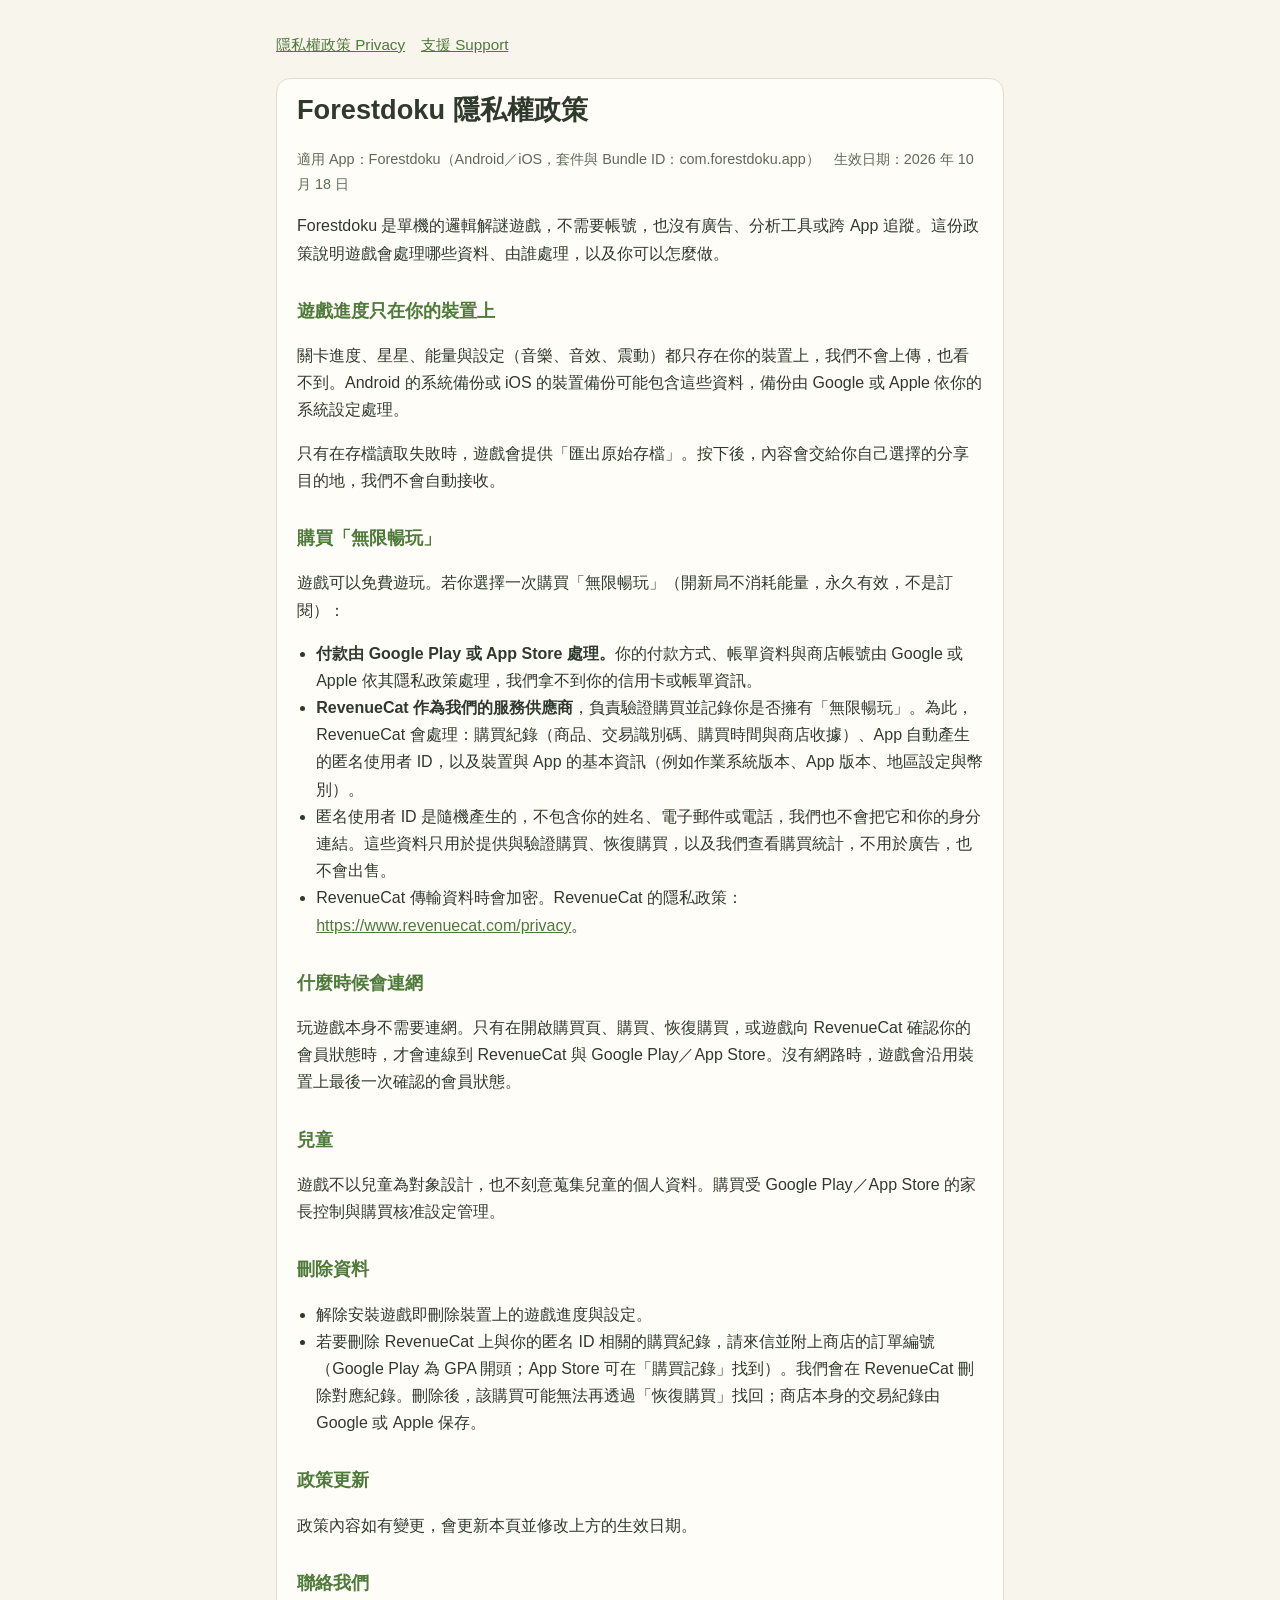
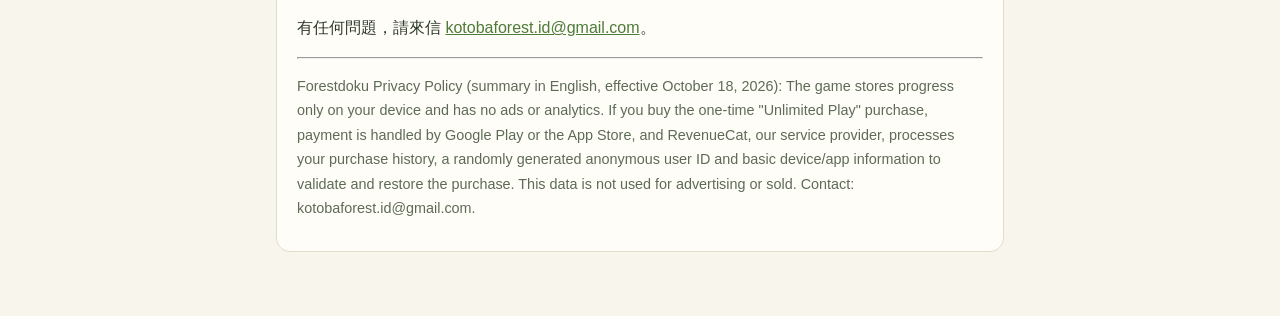
<file: index.html>
<!doctype html>
<html lang="zh-Hant-TW">
<head>
<meta charset="utf-8">
<meta name="viewport" content="width=device-width, initial-scale=1">
<title>Forestdoku 隱私權政策 Privacy Policy</title>
<link rel="stylesheet" href="style.css">
</head>
<body>
<main>
<nav><a href="./">隱私權政策 Privacy</a><a href="support/">支援 Support</a></nav>
<section>
  <h1>Forestdoku 隱私權政策</h1>
  <p class="meta">適用 App：Forestdoku（Android／iOS，套件與 Bundle ID：com.forestdoku.app）　生效日期：2026 年 10 月 18 日</p>

  <p>Forestdoku 是單機的邏輯解謎遊戲，不需要帳號，也沒有廣告、分析工具或跨 App 追蹤。這份政策說明遊戲會處理哪些資料、由誰處理，以及你可以怎麼做。</p>

  <h2>遊戲進度只在你的裝置上</h2>
  <p>關卡進度、星星、能量與設定（音樂、音效、震動）都只存在你的裝置上，我們不會上傳，也看不到。Android 的系統備份或 iOS 的裝置備份可能包含這些資料，備份由 Google 或 Apple 依你的系統設定處理。</p>
  <p>只有在存檔讀取失敗時，遊戲會提供「匯出原始存檔」。按下後，內容會交給你自己選擇的分享目的地，我們不會自動接收。</p>

  <h2>購買「無限暢玩」</h2>
  <p>遊戲可以免費遊玩。若你選擇一次購買「無限暢玩」（開新局不消耗能量，永久有效，不是訂閱）：</p>
  <ul>
    <li><strong>付款由 Google Play 或 App Store 處理。</strong>你的付款方式、帳單資料與商店帳號由 Google 或 Apple 依其隱私政策處理，我們拿不到你的信用卡或帳單資訊。</li>
    <li><strong>RevenueCat 作為我們的服務供應商</strong>，負責驗證購買並記錄你是否擁有「無限暢玩」。為此，RevenueCat 會處理：購買紀錄（商品、交易識別碼、購買時間與商店收據）、App 自動產生的匿名使用者 ID，以及裝置與 App 的基本資訊（例如作業系統版本、App 版本、地區設定與幣別）。</li>
    <li>匿名使用者 ID 是隨機產生的，不包含你的姓名、電子郵件或電話，我們也不會把它和你的身分連結。這些資料只用於提供與驗證購買、恢復購買，以及我們查看購買統計，不用於廣告，也不會出售。</li>
    <li>RevenueCat 傳輸資料時會加密。RevenueCat 的隱私政策：<a href="https://www.revenuecat.com/privacy">https://www.revenuecat.com/privacy</a>。</li>
  </ul>

  <h2>什麼時候會連網</h2>
  <p>玩遊戲本身不需要連網。只有在開啟購買頁、購買、恢復購買，或遊戲向 RevenueCat 確認你的會員狀態時，才會連線到 RevenueCat 與 Google Play／App Store。沒有網路時，遊戲會沿用裝置上最後一次確認的會員狀態。</p>

  <h2>兒童</h2>
  <p>遊戲不以兒童為對象設計，也不刻意蒐集兒童的個人資料。購買受 Google Play／App Store 的家長控制與購買核准設定管理。</p>

  <h2>刪除資料</h2>
  <ul>
    <li>解除安裝遊戲即刪除裝置上的遊戲進度與設定。</li>
    <li>若要刪除 RevenueCat 上與你的匿名 ID 相關的購買紀錄，請來信並附上商店的訂單編號（Google Play 為 GPA 開頭；App Store 可在「購買記錄」找到）。我們會在 RevenueCat 刪除對應紀錄。刪除後，該購買可能無法再透過「恢復購買」找回；商店本身的交易紀錄由 Google 或 Apple 保存。</li>
  </ul>

  <h2>政策更新</h2>
  <p>政策內容如有變更，會更新本頁並修改上方的生效日期。</p>

  <h2>聯絡我們</h2>
  <p>有任何問題，請來信 <a href="mailto:kotobaforest.id@gmail.com">kotobaforest.id@gmail.com</a>。</p>

  <hr>
  <p class="meta" lang="en">Forestdoku Privacy Policy (summary in English, effective October 18, 2026): The game stores progress only on your device and has no ads or analytics. If you buy the one-time "Unlimited Play" purchase, payment is handled by Google Play or the App Store, and RevenueCat, our service provider, processes your purchase history, a randomly generated anonymous user ID and basic device/app information to validate and restore the purchase. This data is not used for advertising or sold. Contact: kotobaforest.id@gmail.com.</p>
</section>
</main>
</body>
</html>
</file>
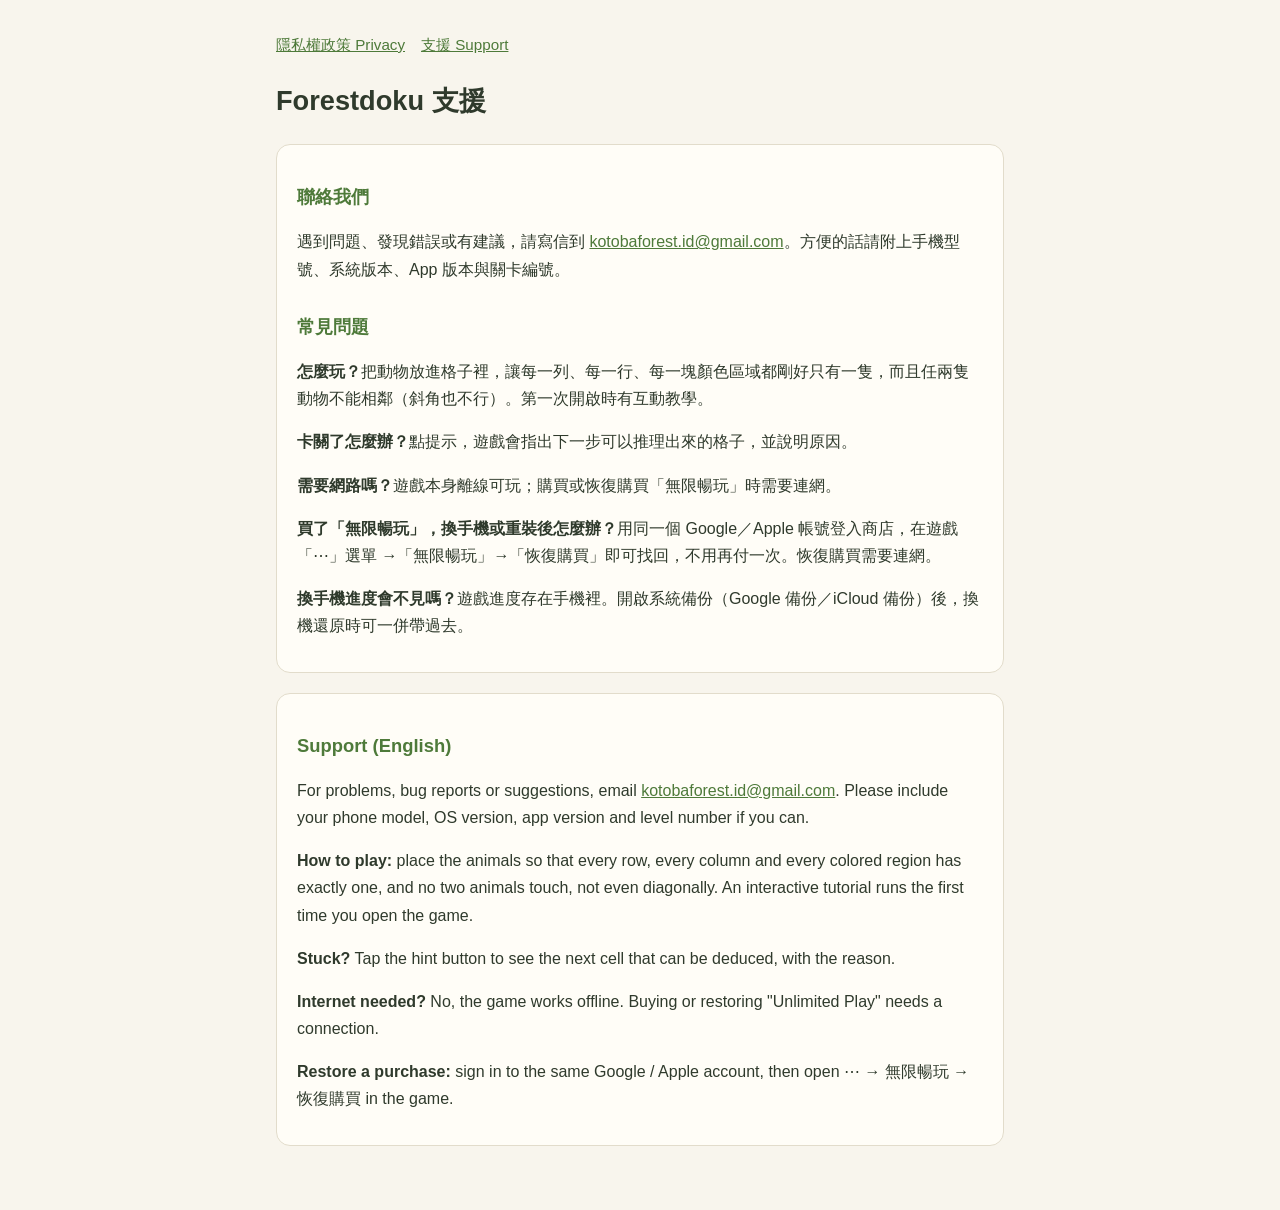
<file: support/index.html>
<!doctype html>
<html lang="zh-Hant-TW">
<head>
<meta charset="utf-8">
<meta name="viewport" content="width=device-width, initial-scale=1">
<title>Forestdoku 支援 Support</title>
<link rel="stylesheet" href="../style.css">
</head>
<body>
<main>
<nav><a href="../">隱私權政策 Privacy</a><a href="./">支援 Support</a></nav>
<h1>Forestdoku 支援</h1>

<section lang="zh-Hant-TW">
<h2>聯絡我們</h2>
<p>遇到問題、發現錯誤或有建議，請寫信到 <a href="mailto:kotobaforest.id@gmail.com">kotobaforest.id@gmail.com</a>。方便的話請附上手機型號、系統版本、App 版本與關卡編號。</p>
<h2>常見問題</h2>
<p><strong>怎麼玩？</strong>把動物放進格子裡，讓每一列、每一行、每一塊顏色區域都剛好只有一隻，而且任兩隻動物不能相鄰（斜角也不行）。第一次開啟時有互動教學。</p>
<p><strong>卡關了怎麼辦？</strong>點提示，遊戲會指出下一步可以推理出來的格子，並說明原因。</p>
<p><strong>需要網路嗎？</strong>遊戲本身離線可玩；購買或恢復購買「無限暢玩」時需要連網。</p>
<p><strong>買了「無限暢玩」，換手機或重裝後怎麼辦？</strong>用同一個 Google／Apple 帳號登入商店，在遊戲「⋯」選單 →「無限暢玩」→「恢復購買」即可找回，不用再付一次。恢復購買需要連網。</p>
<p><strong>換手機進度會不見嗎？</strong>遊戲進度存在手機裡。開啟系統備份（Google 備份／iCloud 備份）後，換機還原時可一併帶過去。</p>
</section>

<section lang="en">
<h2>Support (English)</h2>
<p>For problems, bug reports or suggestions, email <a href="mailto:kotobaforest.id@gmail.com">kotobaforest.id@gmail.com</a>. Please include your phone model, OS version, app version and level number if you can.</p>
<p><strong>How to play:</strong> place the animals so that every row, every column and every colored region has exactly one, and no two animals touch, not even diagonally. An interactive tutorial runs the first time you open the game.</p>
<p><strong>Stuck?</strong> Tap the hint button to see the next cell that can be deduced, with the reason.</p>
<p><strong>Internet needed?</strong> No, the game works offline. Buying or restoring "Unlimited Play" needs a connection.</p>
<p><strong>Restore a purchase:</strong> sign in to the same Google / Apple account, then open ⋯ → 無限暢玩 → 恢復購買 in the game.</p>
</section>
</main>
</body>
</html>
</file>
<file: style.css>
:root{--bg:#F8F5ED;--ink:#2F3A2C;--muted:#5D6B57;--leaf:#4E7A3A;--card:#FFFDF7;--line:#E2DCCB}
@media (prefers-color-scheme:dark){:root{--bg:#1B2118;--ink:#E9EEDF;--muted:#B5C2AA;--leaf:#9BC67F;--card:#232B20;--line:#3A4535}}
*{box-sizing:border-box}body{margin:0;background:var(--bg);color:var(--ink);font:16px/1.7 -apple-system,BlinkMacSystemFont,"PingFang TC","Noto Sans TC",sans-serif}
main{max-width:760px;margin:0 auto;padding:32px 16px 64px}h1{font-size:1.7rem;margin:0 0 4px}h2{font-size:1.15rem;margin:28px 0 8px;color:var(--leaf)}
.meta{color:var(--muted);font-size:.9rem}section{background:var(--card);border:1px solid var(--line);border-radius:14px;padding:8px 20px 16px;margin-top:20px}
a{color:var(--leaf)}nav{display:flex;gap:16px;margin-bottom:20px;font-size:.95rem}ul{padding-left:1.2em}
</file>
